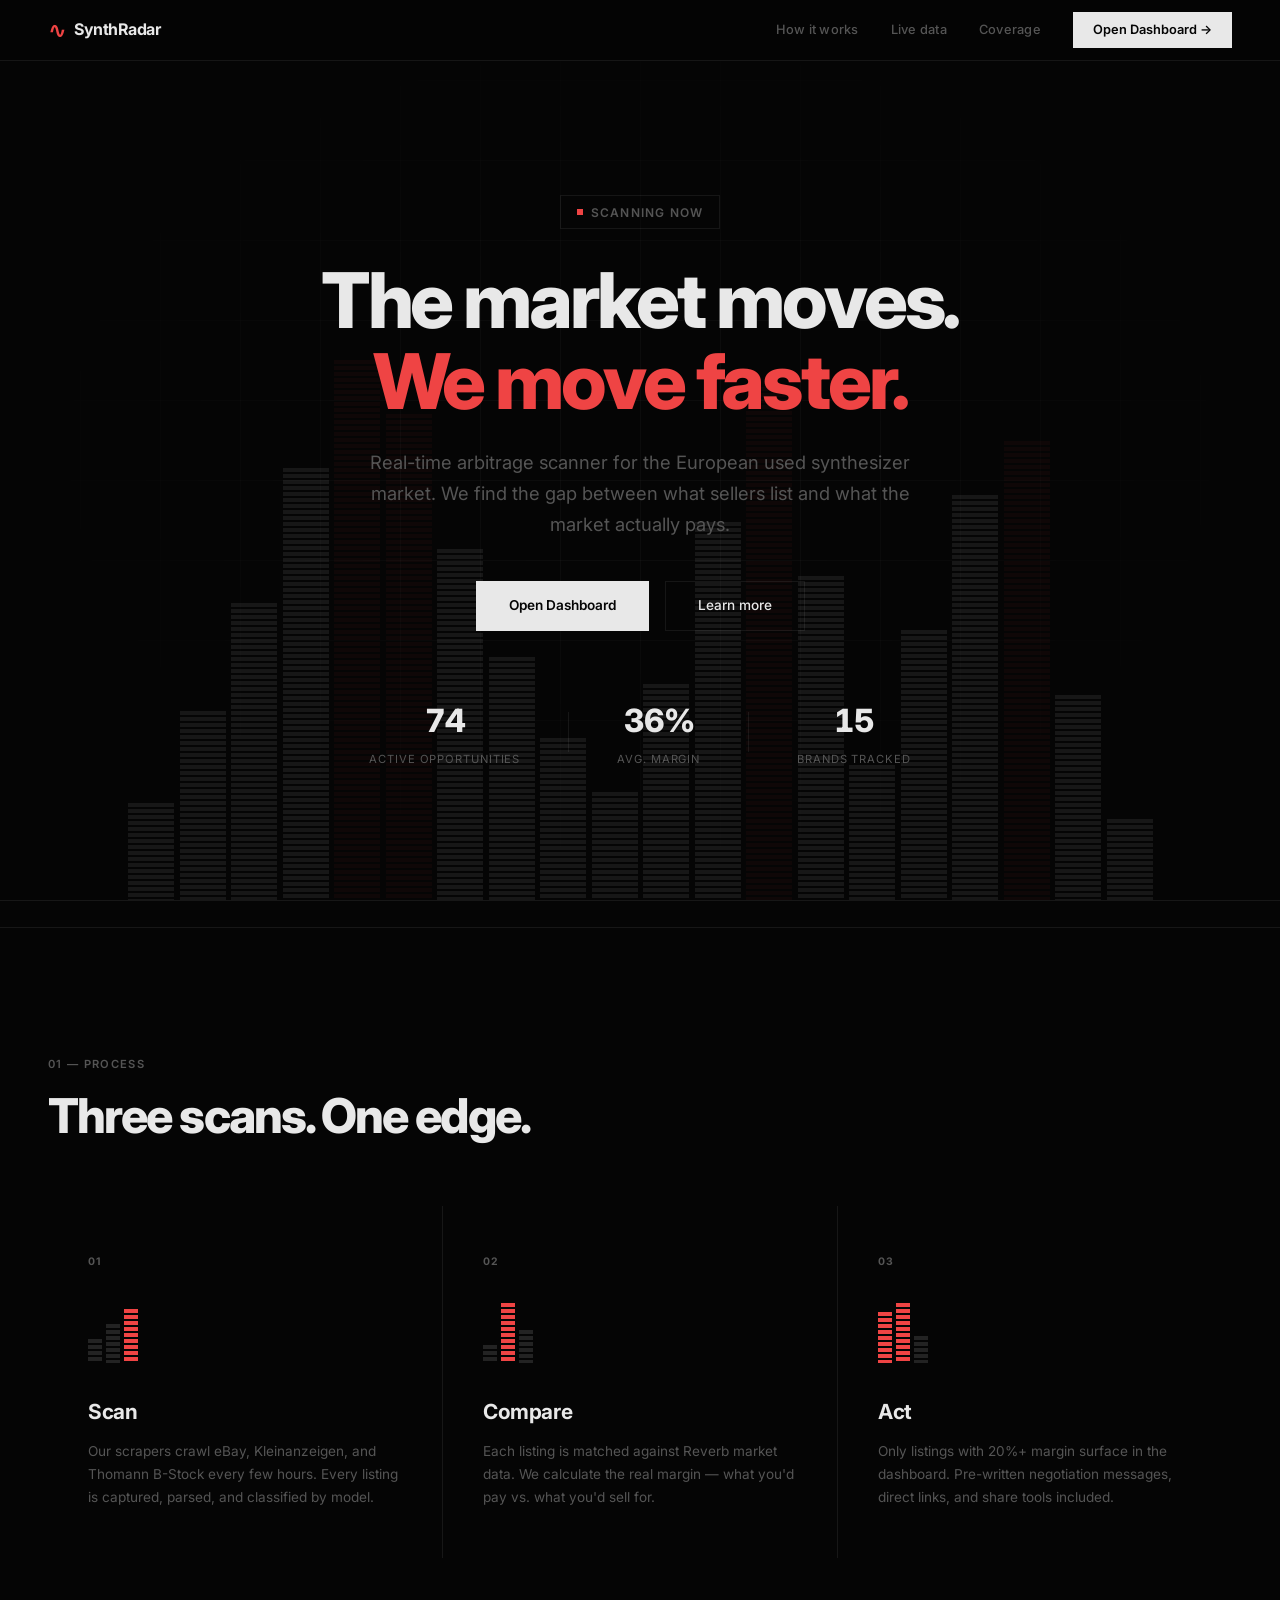
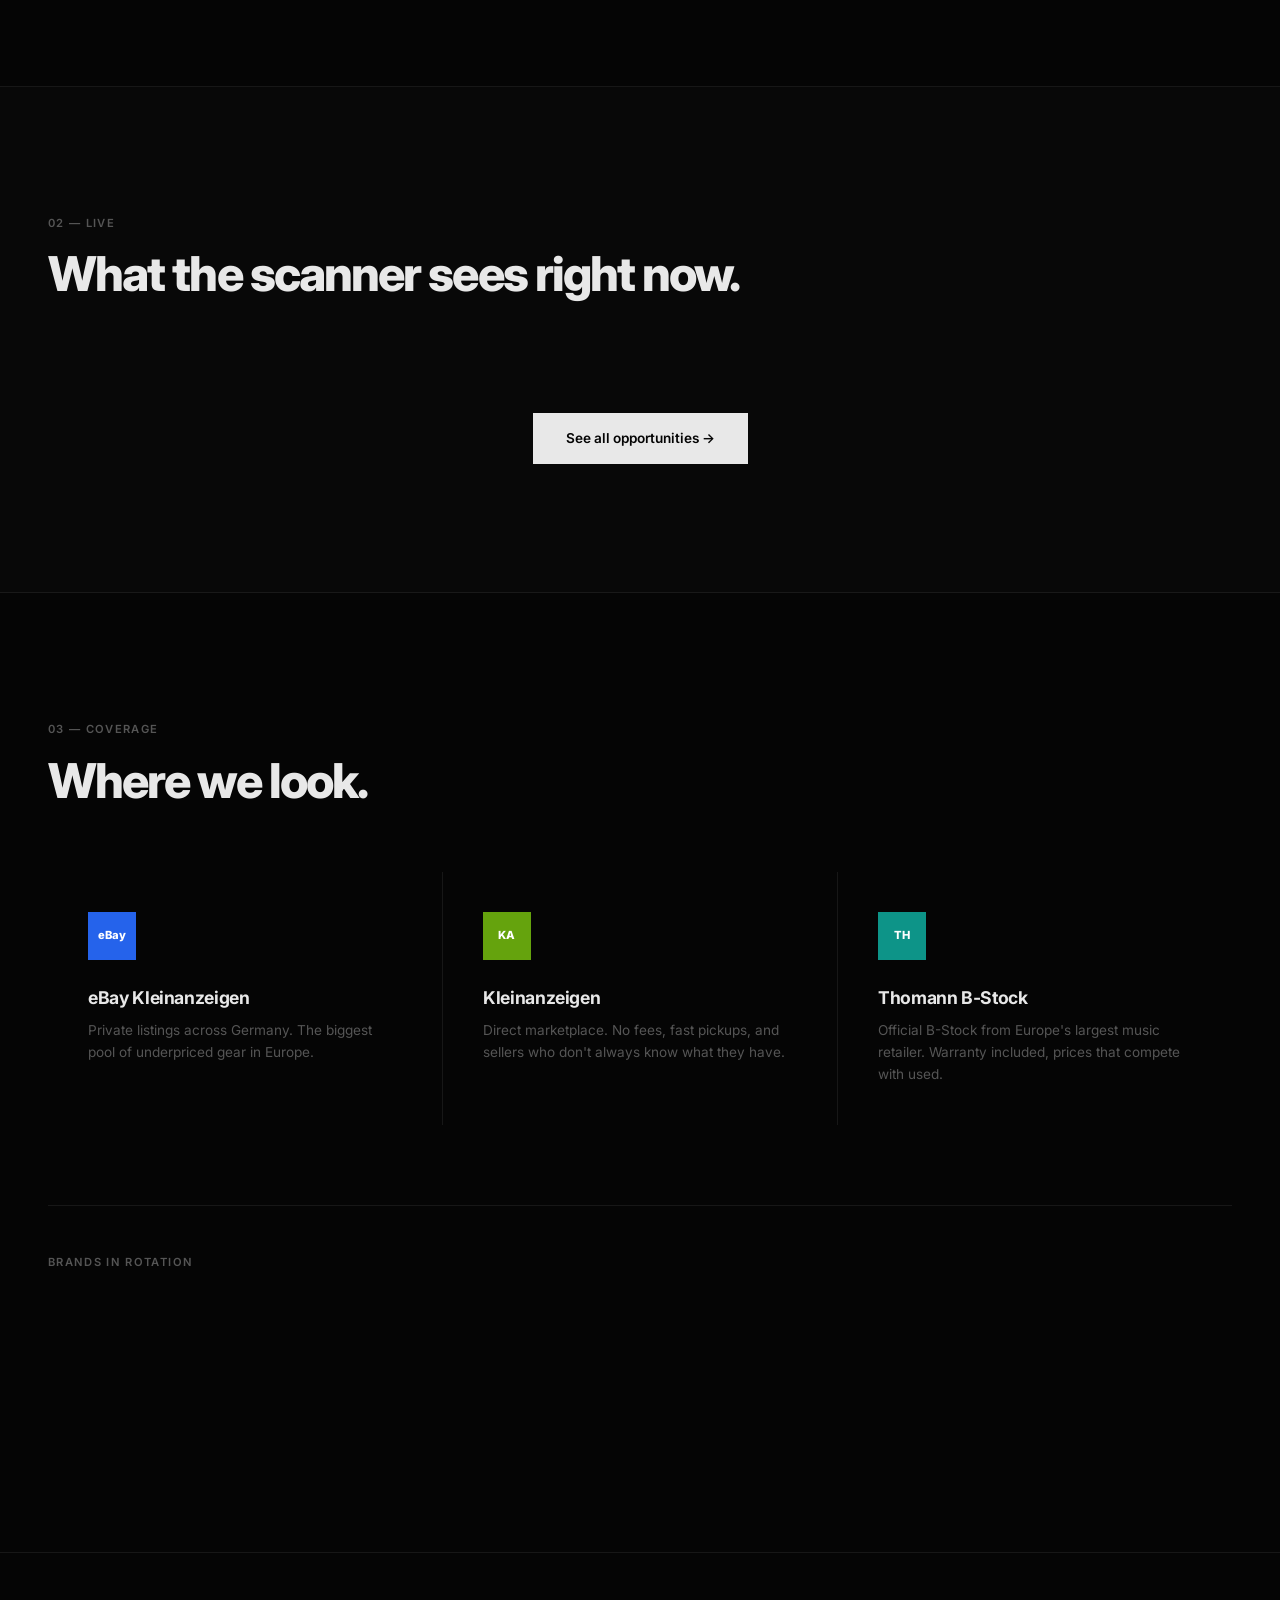
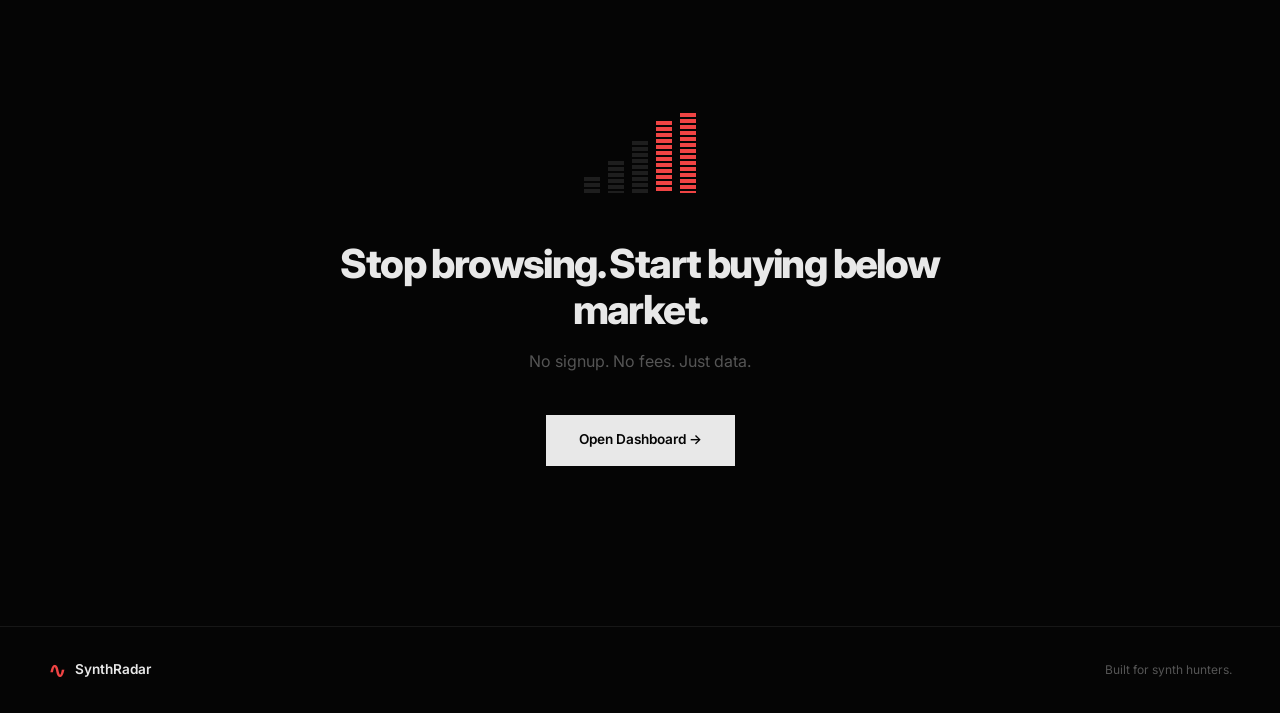
<file: landing.html>
<!DOCTYPE html>
<html lang="en">
<head>
    <meta charset="UTF-8">
    <meta name="viewport" content="width=device-width, initial-scale=1.0">
    <title>SynthRadar — Used Synth Arbitrage</title>
    <meta name="description" content="Real-time arbitrage scanner for the European used synthesizer market. We find the gap between what sellers ask and what buyers pay.">

    <meta property="og:title" content="SynthRadar — Used Synth Arbitrage">
    <meta property="og:description" content="Real-time arbitrage scanner for the European used synthesizer market.">
    <meta property="og:url" content="https://synthradar.com">
    <meta property="og:type" content="website">

    <link rel="preconnect" href="https://fonts.googleapis.com">
    <link rel="preconnect" href="https://fonts.gstatic.com" crossorigin>
    <link href="https://fonts.googleapis.com/css2?family=Inter:wght@300;400;500;600;700;800;900&display=swap" rel="stylesheet">
    <link rel="stylesheet" href="./landing.css">
</head>
<body>

<!-- ═══════════════════════════════════════════════════════ 
     NAV
     ═══════════════════════════════════════════════════════ -->
<nav class="nav">
    <div class="nav-inner">
        <a href="/" class="nav-logo">
            <span class="logo-mark">∿</span>
            <span class="logo-text">SynthRadar</span>
        </a>
        <div class="nav-links">
            <a href="#how" class="nav-link">How it works</a>
            <a href="#live" class="nav-link">Live data</a>
            <a href="#coverage" class="nav-link">Coverage</a>
            <a href="./index.html" class="nav-cta">Open Dashboard →</a>
        </div>
        <button class="nav-menu-btn" id="menu-toggle" aria-label="Menu">
            <span></span><span></span>
        </button>
    </div>
</nav>

<!-- Mobile menu overlay -->
<div class="mobile-menu" id="mobile-menu">
    <a href="#how" class="mobile-link">How it works</a>
    <a href="#live" class="mobile-link">Live data</a>
    <a href="#coverage" class="mobile-link">Coverage</a>
    <a href="./index.html" class="mobile-link cta">Open Dashboard →</a>
</div>


<!-- ═══════════════════════════════════════════════════════ 
     HERO
     ═══════════════════════════════════════════════════════ -->
<section class="hero">
    <div class="hero-grid-bg"></div>

    <!-- Decorative spectrum bars behind the text -->
    <div class="hero-spectrum" aria-hidden="true">
        <div class="h-bar" style="--h:18%; --delay:0s"></div>
        <div class="h-bar" style="--h:35%; --delay:0.1s"></div>
        <div class="h-bar" style="--h:55%; --delay:0.2s"></div>
        <div class="h-bar" style="--h:80%; --delay:0.3s"></div>
        <div class="h-bar accent" style="--h:100%; --delay:0.4s"></div>
        <div class="h-bar accent" style="--h:90%; --delay:0.5s"></div>
        <div class="h-bar" style="--h:65%; --delay:0.6s"></div>
        <div class="h-bar" style="--h:45%; --delay:0.7s"></div>
        <div class="h-bar" style="--h:30%; --delay:0.8s"></div>
        <div class="h-bar" style="--h:20%; --delay:0.9s"></div>
        <div class="h-bar" style="--h:40%; --delay:1s"></div>
        <div class="h-bar" style="--h:70%; --delay:1.1s"></div>
        <div class="h-bar accent" style="--h:95%; --delay:1.2s"></div>
        <div class="h-bar" style="--h:60%; --delay:1.3s"></div>
        <div class="h-bar" style="--h:25%; --delay:1.4s"></div>
        <div class="h-bar" style="--h:50%; --delay:1.5s"></div>
        <div class="h-bar" style="--h:75%; --delay:1.6s"></div>
        <div class="h-bar accent" style="--h:85%; --delay:1.7s"></div>
        <div class="h-bar" style="--h:38%; --delay:1.8s"></div>
        <div class="h-bar" style="--h:15%; --delay:1.9s"></div>
    </div>

    <div class="hero-content">
        <div class="hero-badge">
            <span class="badge-dot"></span>
            Scanning now
        </div>
        <h1 class="hero-title">
            The market moves.<br>
            <span class="hero-highlight">We move faster.</span>
        </h1>
        <p class="hero-sub">
            Real-time arbitrage scanner for the European used synthesizer market.
            We find the gap between what sellers list and what the market actually pays.
        </p>
        <div class="hero-actions">
            <a href="./index.html" class="btn-hero-primary">Open Dashboard</a>
            <a href="#how" class="btn-hero-secondary">Learn more</a>
        </div>

        <div class="hero-stats">
            <div class="hero-stat">
                <span class="stat-number" id="stat-opps">—</span>
                <span class="stat-label">Active opportunities</span>
            </div>
            <div class="hero-stat-divider"></div>
            <div class="hero-stat">
                <span class="stat-number" id="stat-margin">—</span>
                <span class="stat-label">Avg. margin</span>
            </div>
            <div class="hero-stat-divider"></div>
            <div class="hero-stat">
                <span class="stat-number" id="stat-brands">—</span>
                <span class="stat-label">Brands tracked</span>
            </div>
        </div>
    </div>
</section>


<!-- ═══════════════════════════════════════════════════════ 
     TICKER
     ═══════════════════════════════════════════════════════ -->
<div class="ticker-strip">
    <div class="ticker-track" id="ticker-track">
        <!-- JS fills this -->
    </div>
</div>


<!-- ═══════════════════════════════════════════════════════ 
     HOW IT WORKS
     ═══════════════════════════════════════════════════════ -->
<section class="section" id="how">
    <div class="section-inner">
        <div class="section-header">
            <span class="section-tag">01 — Process</span>
            <h2 class="section-title">Three scans. One edge.</h2>
        </div>

        <div class="steps-grid">
            <div class="step-card" data-step="01">
                <div class="step-number">01</div>
                <div class="step-bar-group" aria-hidden="true">
                    <div class="step-bar" style="--h:40%"></div>
                    <div class="step-bar" style="--h:65%"></div>
                    <div class="step-bar accent" style="--h:90%"></div>
                </div>
                <h3 class="step-title">Scan</h3>
                <p class="step-desc">
                    Our scrapers crawl eBay, Kleinanzeigen, and Thomann B-Stock every few hours. Every listing is captured, parsed, and classified by model.
                </p>
            </div>

            <div class="step-card" data-step="02">
                <div class="step-number">02</div>
                <div class="step-bar-group" aria-hidden="true">
                    <div class="step-bar" style="--h:30%"></div>
                    <div class="step-bar accent" style="--h:100%"></div>
                    <div class="step-bar" style="--h:55%"></div>
                </div>
                <h3 class="step-title">Compare</h3>
                <p class="step-desc">
                    Each listing is matched against Reverb market data. We calculate the real margin — what you'd pay vs. what you'd sell for.
                </p>
            </div>

            <div class="step-card" data-step="03">
                <div class="step-number">03</div>
                <div class="step-bar-group" aria-hidden="true">
                    <div class="step-bar accent" style="--h:85%"></div>
                    <div class="step-bar accent" style="--h:100%"></div>
                    <div class="step-bar" style="--h:45%"></div>
                </div>
                <h3 class="step-title">Act</h3>
                <p class="step-desc">
                    Only listings with 20%+ margin surface in the dashboard. Pre-written negotiation messages, direct links, and share tools included.
                </p>
            </div>
        </div>
    </div>
</section>


<!-- ═══════════════════════════════════════════════════════ 
     LIVE DATA PREVIEW
     ═══════════════════════════════════════════════════════ -->
<section class="section section-dark" id="live">
    <div class="section-inner">
        <div class="section-header">
            <span class="section-tag">02 — Live</span>
            <h2 class="section-title">What the scanner sees right now.</h2>
        </div>

        <div class="live-grid" id="live-grid">
            <!-- JS populates 4 cards -->
        </div>

        <div class="live-cta">
            <a href="./index.html" class="btn-hero-primary">See all opportunities →</a>
        </div>
    </div>
</section>


<!-- ═══════════════════════════════════════════════════════ 
     COVERAGE
     ═══════════════════════════════════════════════════════ -->
<section class="section" id="coverage">
    <div class="section-inner">
        <div class="section-header">
            <span class="section-tag">03 — Coverage</span>
            <h2 class="section-title">Where we look.</h2>
        </div>

        <div class="platforms-grid">
            <div class="platform-card">
                <div class="platform-icon" style="background: #2563eb">eBay</div>
                <div class="platform-info">
                    <h3>eBay Kleinanzeigen</h3>
                    <p>Private listings across Germany. The biggest pool of underpriced gear in Europe.</p>
                </div>
            </div>
            <div class="platform-card">
                <div class="platform-icon" style="background: #65a30d">KA</div>
                <div class="platform-info">
                    <h3>Kleinanzeigen</h3>
                    <p>Direct marketplace. No fees, fast pickups, and sellers who don't always know what they have.</p>
                </div>
            </div>
            <div class="platform-card">
                <div class="platform-icon" style="background: #0d9488">TH</div>
                <div class="platform-info">
                    <h3>Thomann B-Stock</h3>
                    <p>Official B-Stock from Europe's largest music retailer. Warranty included, prices that compete with used.</p>
                </div>
            </div>
        </div>

        <!-- Brand spectrum -->
        <div class="brand-spectrum-section">
            <h3 class="brand-spectrum-title">Brands in rotation</h3>
            <div class="brand-spectrum" id="brand-spectrum">
                <!-- JS fills -->
            </div>
        </div>
    </div>
</section>


<!-- ═══════════════════════════════════════════════════════ 
     FINAL CTA
     ═══════════════════════════════════════════════════════ -->
<section class="section-final">
    <div class="final-inner">
        <div class="final-bars" aria-hidden="true">
            <div class="f-bar" style="--h:20%"></div>
            <div class="f-bar" style="--h:40%"></div>
            <div class="f-bar" style="--h:65%"></div>
            <div class="f-bar accent" style="--h:90%"></div>
            <div class="f-bar accent" style="--h:100%"></div>
        </div>
        <h2 class="final-title">Stop browsing. Start buying below market.</h2>
        <p class="final-sub">No signup. No fees. Just data.</p>
        <a href="./index.html" class="btn-hero-primary">Open Dashboard →</a>
    </div>
</section>


<!-- ═══════════════════════════════════════════════════════ 
     FOOTER
     ═══════════════════════════════════════════════════════ -->
<footer class="footer">
    <div class="footer-inner">
        <div class="footer-left">
            <span class="logo-mark">∿</span>
            <span>SynthRadar</span>
        </div>
        <div class="footer-right">
            <span>Built for synth hunters.</span>
        </div>
    </div>
</footer>


<!-- ═══════════════════════════════════════════════════════ 
     SCRIPTS
     ═══════════════════════════════════════════════════════ -->
<script>
(function() {
    // Mobile menu
    const toggle = document.getElementById('menu-toggle');
    const menu = document.getElementById('mobile-menu');
    toggle.addEventListener('click', () => {
        menu.classList.toggle('open');
        toggle.classList.toggle('open');
    });
    menu.querySelectorAll('a').forEach(a => a.addEventListener('click', () => {
        menu.classList.remove('open');
        toggle.classList.remove('open');
    }));

    // Smooth scroll
    document.querySelectorAll('a[href^="#"]').forEach(a => {
        a.addEventListener('click', e => {
            e.preventDefault();
            const target = document.querySelector(a.getAttribute('href'));
            if (target) target.scrollIntoView({ behavior: 'smooth', block: 'start' });
        });
    });

    // Intersection observer for scroll animations
    const observer = new IntersectionObserver((entries) => {
        entries.forEach(entry => {
            if (entry.isIntersecting) {
                entry.target.classList.add('in-view');
                observer.unobserve(entry.target);
            }
        });
    }, { threshold: 0.15 });

    document.querySelectorAll('.step-card, .platform-card, .section-header, .live-card').forEach(el => {
        observer.observe(el);
    });

    // Fetch live data
    fetch('https://wnoiyxgdbemamajebqom.supabase.co/rest/v1/listings?select=modelo,estado,precio,precio_mercado,ahorro_porcentaje,plataforma,url,imagen,reverb,mensaje_borrador,last_seen,fecha_agregado&limit=3000', {
        headers: {
            'apikey': 'sb_publishable_VCnH38uDOJvfet7bJHRnAw_9VZaDSmp',
            'Authorization': 'Bearer sb_publishable_VCnH38uDOJvfet7bJHRnAw_9VZaDSmp'
        }
    })
        .then(r => r.json())
        .then(data => {
            // Normalize keys from Spanish capitals to lowercase
            const opps = (Array.isArray(data) ? data : data.opportunities || []).map(o => ({
                modelo: o['Modelo'] || o.modelo || '',
                estado: o['Estado'] || o.estado || '',
                precio: o['Precio URL'] || o.precio || '',
                precio_mercado: o['Precio Mercado'] || o.precio_mercado || '',
                ahorro_porcentaje: o['Ahorro %'] || o.ahorro_porcentaje || '0%',
                plataforma: o['Plataforma'] || o.plataforma || '',
                url: o['Enlace'] || o.url || '',
                imagen: o['Imagen'] || o.imagen || '',
                reverb: o['Reverb'] || o.reverb || '',
            }));


            // Hero stats
            document.getElementById('stat-opps').textContent = opps.length;
            const margins = opps.map(o => parseFloat(String(o.ahorro_porcentaje || '0').replace('%', '')));
            const avgMargin = margins.length ? (margins.reduce((a,b) => a+b, 0) / margins.length).toFixed(1) : '0';
            document.getElementById('stat-margin').textContent = avgMargin + '%';
            const brands = new Set(opps.map(o => (o.modelo || '').split(' ')[0]));
            document.getElementById('stat-brands').textContent = brands.size;

            // Ticker
            const ticker = document.getElementById('ticker-track');
            const tickerItems = opps.slice(0, 20);
            const tickerHTML = tickerItems.map(o => {
                const save = o.ahorro_porcentaje || '0%';
                return `<span class="ticker-item"><span class="ticker-model">${o.modelo}</span> <span class="ticker-price">€${o.precio}</span> <span class="ticker-save">${save} OFF</span></span>`;
            }).join('');
            ticker.innerHTML = tickerHTML + tickerHTML; // duplicate for seamless loop

            // Live cards (top 4 by margin, filtering out unrealistic scam margins > 85%)
            const sorted = [...opps]
                .filter(o => o.plataforma !== 'Thomann B-Stock')
                .filter(o => {
                    const sa = parseFloat(String(o.ahorro_porcentaje||'0').replace('%',''));
                    return sa >= 15 && sa <= 85;
                })
                .sort((a,b) => {
                    const sa = parseFloat(String(a.ahorro_porcentaje||'0').replace('%',''));
                    const sb = parseFloat(String(b.ahorro_porcentaje||'0').replace('%',''));
                    return sb - sa;
                })
                .slice(0, 4);

            const liveGrid = document.getElementById('live-grid');
            liveGrid.innerHTML = sorted.map(o => {
                const save = o.ahorro_porcentaje || '0%';
                const img = o.imagen || '';
                const price = String(o.precio).replace(/[^\d.]/g, '');
                const reverb = o.precio_mercado || '—';
                return `
                <a href="./index.html?search=${encodeURIComponent(o.modelo)}" class="live-card" style="text-decoration: none; color: inherit; display: flex; flex-direction: column;">
                    <div class="live-card-img" style="position: relative; overflow: hidden; background: #050505;">
                        <img src="${img}" alt="${o.modelo}" style="width: 100%; height: 100%; object-fit: cover; position: relative; z-index: 1;" onerror="this.onerror=null; this.src='data:image/svg+xml;utf8,<svg xmlns=\\'http://www.w3.org/2000/svg\\' width=\\'400\\' height=\\'300\\' style=\\'background:%23050505\\'><text x=\\'50%\\' y=\\'50%\\' fill=\\'%23ef4444\\' font-family=\\'monospace\\' font-size=\\'20\\' text-anchor=\\'middle\\' dominant-baseline=\\'middle\\'>NO IMAGE</text></svg>';">
                    </div>
                    <div class="live-card-body">
                        <div class="live-card-tags">
                            <span class="live-tag">${(o.estado || 'Used').replace('Funcional', 'Functional')}</span>
                            <span class="live-tag accent">${save} OFF</span>
                        </div>
                        <h3 class="live-card-title">${o.modelo}</h3>
                        <div class="live-card-prices">
                            <span class="live-price-listed">€${price}</span>
                            <span class="live-price-arrow">→</span>
                            <span class="live-price-market">${reverb}</span>
                        </div>
                    </div>
                </a>`;
            }).join('');

            // Re-observe live cards
            document.querySelectorAll('.live-card').forEach(el => observer.observe(el));

            // Brand spectrum
            const brandCounts = {};
            opps.forEach(o => {
                const b = (o.modelo || '').split(' ')[0];
                brandCounts[b] = (brandCounts[b] || 0) + 1;
            });
            const brandEntries = Object.entries(brandCounts).sort((a,b) => a[0].localeCompare(b[0]));
            const maxBrand = Math.max(...brandEntries.map(b => b[1]), 5);
            const spectrum = document.getElementById('brand-spectrum');
            spectrum.innerHTML = brandEntries.map(([name, count]) => {
                const pct = Math.max(15, (count / maxBrand) * 100);
                const isHot = pct > 70;
                return `
                <div class="bs-col">
                    <div class="bs-bar ${isHot ? 'accent' : ''}" style="height: ${pct}%"></div>
                    <span class="bs-label">${name}</span>
                </div>`;
            }).join('');
        })
        .catch(() => {
            document.getElementById('stat-opps').textContent = '74';
            document.getElementById('stat-margin').textContent = '36%';
            document.getElementById('stat-brands').textContent = '15';
        });
})();
</script>

</body>
</html>
</file>
<file: landing.css>
/* ═══════════════════════════════════════════════════════
   SYNTH RADAR — LANDING PAGE
   Design: Brutalist minimalist / black-white-red
   ═══════════════════════════════════════════════════════ */

:root {
    --bg: #050505;
    --fg: #e8e8e8;
    --fg-dim: #555;
    --fg-muted: #333;
    --red: #ef4444;
    --red-dim: rgba(239, 68, 68, 0.3);
    --border: rgba(255, 255, 255, 0.07);
    --font: 'Inter', system-ui, -apple-system, sans-serif;
}

*, *::before, *::after {
    margin: 0;
    padding: 0;
    box-sizing: border-box;
}

html {
    font-size: 16px;
    scroll-behavior: smooth;
    -webkit-font-smoothing: antialiased;
    -moz-osx-font-smoothing: grayscale;
}

body {
    font-family: var(--font);
    background: var(--bg);
    color: var(--fg);
    overflow-x: hidden;
    line-height: 1.6;
}

::selection {
    background: var(--red);
    color: #fff;
}


/* ═══════════════════════════════════════════════════════
   NAV
   ═══════════════════════════════════════════════════════ */

.nav {
    position: fixed;
    top: 0;
    left: 0;
    width: 100%;
    z-index: 100;
    background: rgba(5, 5, 5, 0.85);
    backdrop-filter: blur(20px);
    -webkit-backdrop-filter: blur(20px);
    border-bottom: 1px solid var(--border);
}

.nav-inner {
    max-width: 1400px;
    margin: 0 auto;
    padding: 0 3rem;
    height: 60px;
    display: flex;
    align-items: center;
    justify-content: space-between;
}

.nav-logo {
    display: flex;
    align-items: center;
    gap: 0.5rem;
    text-decoration: none;
    color: var(--fg);
    font-weight: 700;
    font-size: 1rem;
    letter-spacing: -0.03em;
}

.logo-mark {
    font-size: 1.4rem;
    color: var(--red);
    line-height: 1;
}

.nav-links {
    display: flex;
    align-items: center;
    gap: 2rem;
}

.nav-link {
    color: var(--fg-dim);
    text-decoration: none;
    font-size: 0.8rem;
    font-weight: 500;
    letter-spacing: 0.02em;
    transition: color 0.2s;
}

.nav-link:hover {
    color: var(--fg);
}

.nav-cta {
    color: var(--bg);
    background: var(--fg);
    text-decoration: none;
    font-size: 0.8rem;
    font-weight: 600;
    padding: 0.5rem 1.25rem;
    transition: all 0.2s;
}

.nav-cta:hover {
    background: var(--red);
    color: #fff;
}

.nav-menu-btn {
    display: none;
    background: none;
    border: none;
    cursor: pointer;
    width: 28px;
    height: 20px;
    position: relative;
    z-index: 101;
}

.nav-menu-btn span {
    display: block;
    width: 100%;
    height: 2px;
    background: var(--fg);
    position: absolute;
    left: 0;
    transition: all 0.3s;
}

.nav-menu-btn span:first-child { top: 2px; }
.nav-menu-btn span:last-child { bottom: 2px; }

.nav-menu-btn.open span:first-child { top: 50%; transform: translateY(-50%) rotate(45deg); }
.nav-menu-btn.open span:last-child { bottom: 50%; transform: translateY(50%) rotate(-45deg); }

.mobile-menu {
    position: fixed;
    top: 0;
    left: 0;
    width: 100%;
    height: 100dvh;
    background: var(--bg);
    z-index: 99;
    display: flex;
    flex-direction: column;
    justify-content: center;
    align-items: center;
    gap: 2.5rem;
    opacity: 0;
    pointer-events: none;
    transition: opacity 0.3s;
}

.mobile-menu.open {
    opacity: 1;
    pointer-events: auto;
}

.mobile-link {
    color: var(--fg);
    text-decoration: none;
    font-size: 1.5rem;
    font-weight: 600;
    letter-spacing: -0.02em;
}

.mobile-link.cta {
    color: var(--red);
}


/* ═══════════════════════════════════════════════════════
   HERO
   ═══════════════════════════════════════════════════════ */

.hero {
    position: relative;
    min-height: 100dvh;
    display: flex;
    align-items: center;
    justify-content: center;
    padding: 8rem 3rem 4rem;
    overflow: hidden;
}

.hero-grid-bg {
    position: absolute;
    inset: 0;
    background-image:
        linear-gradient(var(--border) 1px, transparent 1px),
        linear-gradient(90deg, var(--border) 1px, transparent 1px);
    background-size: 80px 80px;
    opacity: 0.4;
    mask-image: radial-gradient(ellipse at 50% 50%, black 20%, transparent 70%);
    -webkit-mask-image: radial-gradient(ellipse at 50% 50%, black 20%, transparent 70%);
}

/* Spectrum bars behind hero */
.hero-spectrum {
    position: absolute;
    bottom: 0;
    left: 0;
    width: 100%;
    height: 60%;
    display: flex;
    align-items: flex-end;
    justify-content: center;
    gap: 6px;
    padding: 0 10%;
    opacity: 0.08;
    pointer-events: none;
}

.h-bar {
    flex: 1;
    height: var(--h);
    background: var(--fg);
    animation: barRise 1.5s cubic-bezier(0.16, 1, 0.3, 1) var(--delay) both;
    -webkit-mask-image: repeating-linear-gradient(to bottom, black 0px, black 4px, transparent 4px, transparent 6px);
    mask-image: repeating-linear-gradient(to bottom, black 0px, black 4px, transparent 4px, transparent 6px);
}

.h-bar.accent {
    background: var(--red);
    opacity: 0.6;
}

@keyframes barRise {
    from { transform: scaleY(0); transform-origin: bottom; }
    to   { transform: scaleY(1); transform-origin: bottom; }
}

.hero-content {
    position: relative;
    z-index: 2;
    text-align: center;
    max-width: 800px;
}

.hero-badge {
    display: inline-flex;
    align-items: center;
    gap: 0.5rem;
    font-size: 0.75rem;
    font-weight: 600;
    text-transform: uppercase;
    letter-spacing: 0.1em;
    color: var(--fg-dim);
    margin-bottom: 2rem;
    border: 1px solid var(--border);
    padding: 0.4rem 1rem;
}

.badge-dot {
    width: 6px;
    height: 6px;
    background: var(--red);
    animation: pulse 2s infinite;
}

@keyframes pulse {
    0%, 100% { opacity: 1; }
    50% { opacity: 0.3; }
}

.hero-title {
    font-size: clamp(2.5rem, 6vw, 5rem);
    font-weight: 800;
    letter-spacing: -0.04em;
    line-height: 1.05;
    margin-bottom: 1.5rem;
}

.hero-highlight {
    color: var(--red);
}

.hero-sub {
    font-size: clamp(1rem, 1.5vw, 1.15rem);
    color: var(--fg-dim);
    max-width: 560px;
    margin: 0 auto 2.5rem;
    line-height: 1.7;
    font-weight: 400;
}

.hero-actions {
    display: flex;
    gap: 1rem;
    justify-content: center;
    margin-bottom: 4rem;
}

.btn-hero-primary {
    display: inline-block;
    background: var(--fg);
    color: var(--bg);
    font-family: var(--font);
    font-size: 0.85rem;
    font-weight: 600;
    padding: 0.85rem 2rem;
    text-decoration: none;
    transition: all 0.2s;
    border: 1px solid var(--fg);
}

.btn-hero-primary:hover {
    background: var(--red);
    color: #fff;
    border-color: var(--red);
}

.btn-hero-secondary {
    display: inline-block;
    background: transparent;
    color: var(--fg);
    font-family: var(--font);
    font-size: 0.85rem;
    font-weight: 500;
    padding: 0.85rem 2rem;
    text-decoration: none;
    border: 1px solid var(--border);
    transition: all 0.2s;
}

.btn-hero-secondary:hover {
    border-color: var(--fg);
}

/* Hero stats strip */
.hero-stats {
    display: flex;
    justify-content: center;
    align-items: center;
    gap: 3rem;
}

.hero-stat {
    display: flex;
    flex-direction: column;
    align-items: center;
}

.stat-number {
    font-size: 2rem;
    font-weight: 800;
    letter-spacing: -0.03em;
    font-variant-numeric: tabular-nums;
}

.stat-label {
    font-size: 0.7rem;
    color: var(--fg-dim);
    text-transform: uppercase;
    letter-spacing: 0.08em;
    margin-top: 0.25rem;
}

.hero-stat-divider {
    width: 1px;
    height: 40px;
    background: var(--border);
}


/* ═══════════════════════════════════════════════════════
   TICKER
   ═══════════════════════════════════════════════════════ */

.ticker-strip {
    border-top: 1px solid var(--border);
    border-bottom: 1px solid var(--border);
    overflow: hidden;
    white-space: nowrap;
    background: var(--bg);
}

.ticker-track {
    display: inline-flex;
    animation: tickerScroll 40s linear infinite;
}

@keyframes tickerScroll {
    0%   { transform: translateX(0); }
    100% { transform: translateX(-50%); }
}

.ticker-item {
    display: inline-flex;
    align-items: center;
    gap: 0.75rem;
    padding: 0.85rem 2.5rem;
    font-size: 0.75rem;
    font-weight: 500;
    border-right: 1px solid var(--border);
}

.ticker-model {
    color: var(--fg);
    font-weight: 600;
}

.ticker-price {
    color: var(--fg-dim);
}

.ticker-save {
    color: var(--red);
    font-weight: 700;
}


/* ═══════════════════════════════════════════════════════
   SECTIONS
   ═══════════════════════════════════════════════════════ */

.section {
    padding: 8rem 3rem;
    border-bottom: 1px solid var(--border);
}

.section-dark {
    background: rgba(255,255,255,0.01);
}

.section-inner {
    max-width: 1200px;
    margin: 0 auto;
}

.section-header {
    margin-bottom: 4rem;
    opacity: 0;
    transform: translateY(30px);
    transition: all 0.8s cubic-bezier(0.16, 1, 0.3, 1);
}

.section-header.in-view {
    opacity: 1;
    transform: translateY(0);
}

.section-tag {
    display: block;
    font-size: 0.7rem;
    font-weight: 600;
    color: var(--fg-dim);
    text-transform: uppercase;
    letter-spacing: 0.12em;
    margin-bottom: 1rem;
}

.section-title {
    font-size: clamp(1.8rem, 4vw, 3rem);
    font-weight: 800;
    letter-spacing: -0.04em;
    line-height: 1.1;
}


/* ═══════════════════════════════════════════════════════
   STEPS
   ═══════════════════════════════════════════════════════ */

.steps-grid {
    display: grid;
    grid-template-columns: repeat(3, 1fr);
    gap: 1px;
    background: var(--border);
}

.step-card {
    background: var(--bg);
    padding: 3rem 2.5rem;
    position: relative;
    opacity: 0;
    transform: translateY(40px);
    transition: all 0.6s cubic-bezier(0.16, 1, 0.3, 1);
}

.step-card:nth-child(2) { transition-delay: 0.1s; }
.step-card:nth-child(3) { transition-delay: 0.2s; }

.step-card.in-view {
    opacity: 1;
    transform: translateY(0);
}

.step-card:hover {
    background: rgba(255,255,255,0.02);
}

.step-number {
    font-size: 0.65rem;
    font-weight: 700;
    color: var(--fg-dim);
    letter-spacing: 0.1em;
    margin-bottom: 2rem;
    text-transform: uppercase;
}

.step-bar-group {
    display: flex;
    align-items: flex-end;
    gap: 4px;
    height: 60px;
    margin-bottom: 2rem;
}

.step-bar {
    width: 14px;
    height: var(--h);
    background: rgba(255,255,255,0.12);
    transition: height 0.6s cubic-bezier(0.16, 1, 0.3, 1);
    -webkit-mask-image: repeating-linear-gradient(to bottom, black 0px, black 4px, transparent 4px, transparent 6px);
    mask-image: repeating-linear-gradient(to bottom, black 0px, black 4px, transparent 4px, transparent 6px);
}

.step-bar.accent {
    background: var(--red);
}

.step-card:hover .step-bar {
    background: rgba(255,255,255,0.2);
}

.step-card:hover .step-bar.accent {
    background: var(--red);
    box-shadow: 0 0 12px var(--red-dim);
}

.step-title {
    font-size: 1.3rem;
    font-weight: 700;
    margin-bottom: 0.75rem;
    letter-spacing: -0.02em;
}

.step-desc {
    font-size: 0.85rem;
    color: var(--fg-dim);
    line-height: 1.7;
}


/* ═══════════════════════════════════════════════════════
   LIVE CARDS
   ═══════════════════════════════════════════════════════ */

.live-grid {
    display: grid;
    grid-template-columns: repeat(4, 1fr);
    gap: 24px;
    background: transparent;
    margin-bottom: 3rem;
}

.live-card {
    background: var(--bg);
    border: 1px solid var(--border);
    overflow: hidden;
    opacity: 0;
    transform: translateY(30px);
    transition: all 0.6s cubic-bezier(0.16, 1, 0.3, 1);
}

.live-card:nth-child(2) { transition-delay: 0.08s; }
.live-card:nth-child(3) { transition-delay: 0.16s; }
.live-card:nth-child(4) { transition-delay: 0.24s; }

.live-card.in-view {
    opacity: 1;
    transform: translateY(0);
}

.live-card-img {
    width: 100%;
    height: 180px;
    background-size: cover;
    background-position: center;
    background-color: rgba(255,255,255,0.03);
    border-bottom: 1px solid var(--border);
    transition: transform 0.4s;
}

.live-card:hover .live-card-img {
    transform: scale(1.03);
}

.live-card-body {
    padding: 1.25rem;
}

.live-card-tags {
    display: flex;
    gap: 0.5rem;
    margin-bottom: 0.75rem;
}

.live-tag {
    font-size: 0.65rem;
    font-weight: 600;
    text-transform: uppercase;
    letter-spacing: 0.04em;
    padding: 0.2rem 0.5rem;
    border: 1px solid var(--border);
    color: var(--fg-dim);
}

.live-tag.accent {
    border-color: var(--red);
    color: var(--red);
}

.live-card-title {
    font-size: 1rem;
    font-weight: 700;
    letter-spacing: -0.02em;
    margin-bottom: 0.75rem;
}

.live-card-prices {
    display: flex;
    align-items: center;
    gap: 0.5rem;
    font-size: 0.8rem;
}

.live-price-listed {
    font-weight: 700;
}

.live-price-arrow {
    color: var(--fg-dim);
}

.live-price-market {
    color: var(--fg-dim);
}

.live-cta {
    text-align: center;
}


/* ═══════════════════════════════════════════════════════
   PLATFORMS
   ═══════════════════════════════════════════════════════ */

.platforms-grid {
    display: grid;
    grid-template-columns: repeat(3, 1fr);
    gap: 1px;
    background: var(--border);
    margin-bottom: 5rem;
}

.platform-card {
    background: var(--bg);
    padding: 2.5rem;
    display: flex;
    flex-direction: column;
    gap: 1.5rem;
    opacity: 0;
    transform: translateY(30px);
    transition: all 0.6s cubic-bezier(0.16, 1, 0.3, 1);
}

.platform-card:nth-child(2) { transition-delay: 0.1s; }
.platform-card:nth-child(3) { transition-delay: 0.2s; }

.platform-card.in-view {
    opacity: 1;
    transform: translateY(0);
}

.platform-card:hover {
    background: rgba(255,255,255,0.02);
}

.platform-icon {
    width: 48px;
    height: 48px;
    display: flex;
    align-items: center;
    justify-content: center;
    font-size: 0.7rem;
    font-weight: 800;
    color: #fff;
    letter-spacing: 0.02em;
}

.platform-info h3 {
    font-size: 1.1rem;
    font-weight: 700;
    margin-bottom: 0.5rem;
    letter-spacing: -0.02em;
}

.platform-info p {
    font-size: 0.85rem;
    color: var(--fg-dim);
    line-height: 1.6;
}


/* ═══════════════════════════════════════════════════════
   BRAND SPECTRUM
   ═══════════════════════════════════════════════════════ */

.brand-spectrum-section {
    border-top: 1px solid var(--border);
    padding-top: 3rem;
}

.brand-spectrum-title {
    font-size: 0.7rem;
    font-weight: 600;
    color: var(--fg-dim);
    text-transform: uppercase;
    letter-spacing: 0.12em;
    margin-bottom: 2rem;
}

.brand-spectrum {
    display: flex;
    align-items: flex-end;
    gap: 2px;
    height: 120px;
}

.bs-col {
    flex: 1;
    display: flex;
    flex-direction: column;
    align-items: center;
    height: 100%;
    justify-content: flex-end;
    position: relative;
}

.bs-bar {
    width: 70%;
    background: rgba(255,255,255,0.12);
    transition: all 0.3s;
    -webkit-mask-image: repeating-linear-gradient(to bottom, black 0px, black 4px, transparent 4px, transparent 6px);
    mask-image: repeating-linear-gradient(to bottom, black 0px, black 4px, transparent 4px, transparent 6px);
}

.bs-bar.accent {
    background: var(--red);
}

.bs-col:hover .bs-bar {
    background: rgba(255,255,255,0.25);
}

.bs-col:hover .bs-bar.accent {
    background: var(--red);
    box-shadow: 0 0 8px var(--red-dim);
}

.bs-label {
    position: absolute;
    top: calc(100% + 8px);
    font-size: 0.55rem;
    color: var(--fg-dim);
    font-weight: 500;
    letter-spacing: 0.02em;
    white-space: nowrap;
    transform-origin: 0% 0%;
    transform: rotate(45deg);
    transition: color 0.2s;
}

.bs-col:hover .bs-label {
    color: var(--fg);
}


/* ═══════════════════════════════════════════════════════
   FINAL CTA
   ═══════════════════════════════════════════════════════ */

.section-final {
    padding: 10rem 3rem;
    text-align: center;
    position: relative;
    overflow: hidden;
}

.final-inner {
    position: relative;
    z-index: 2;
    max-width: 700px;
    margin: 0 auto;
}

.final-bars {
    display: flex;
    align-items: flex-end;
    justify-content: center;
    gap: 8px;
    height: 80px;
    margin-bottom: 3rem;
}

.f-bar {
    width: 16px;
    height: var(--h);
    background: rgba(255,255,255,0.1);
    -webkit-mask-image: repeating-linear-gradient(to bottom, black 0px, black 4px, transparent 4px, transparent 6px);
    mask-image: repeating-linear-gradient(to bottom, black 0px, black 4px, transparent 4px, transparent 6px);
}

.f-bar.accent {
    background: var(--red);
}

.final-title {
    font-size: clamp(1.6rem, 3.5vw, 2.5rem);
    font-weight: 800;
    letter-spacing: -0.04em;
    line-height: 1.15;
    margin-bottom: 1rem;
}

.final-sub {
    color: var(--fg-dim);
    font-size: 1rem;
    margin-bottom: 2.5rem;
}


/* ═══════════════════════════════════════════════════════
   FOOTER
   ═══════════════════════════════════════════════════════ */

.footer {
    border-top: 1px solid var(--border);
    padding: 2rem 3rem;
}

.footer-inner {
    max-width: 1400px;
    margin: 0 auto;
    display: flex;
    justify-content: space-between;
    align-items: center;
}

.footer-left {
    display: flex;
    align-items: center;
    gap: 0.5rem;
    font-weight: 600;
    font-size: 0.85rem;
}

.footer-right {
    color: var(--fg-dim);
    font-size: 0.75rem;
}


/* ═══════════════════════════════════════════════════════
   RESPONSIVE
   ═══════════════════════════════════════════════════════ */

@media (max-width: 1024px) {
    .nav-links { display: none; }
    .nav-menu-btn { display: block; }

    .hero { padding: 7rem 2rem 3rem; }

    .steps-grid,
    .live-grid,
    .platforms-grid {
        grid-template-columns: 1fr;
    }

    .section { padding: 5rem 2rem; }

    .hero-stats {
        flex-direction: column;
        gap: 1.5rem;
    }

    .hero-stat-divider {
        width: 40px;
        height: 1px;
    }

    .brand-spectrum {
        overflow-x: auto;
        min-width: 0;
        padding-bottom: 60px;
    }

    .bs-col {
        min-width: 40px;
    }
}

@media (max-width: 640px) {
    .nav-inner { padding: 0 1.5rem; }

    .hero-title {
        font-size: 2.2rem;
    }

    .hero-actions {
        flex-direction: column;
        align-items: stretch;
    }

    .btn-hero-primary,
    .btn-hero-secondary {
        text-align: center;
    }

    .section-final { padding: 6rem 2rem; }
    .footer-inner { flex-direction: column; gap: 1rem; text-align: center; }
}
</file>
